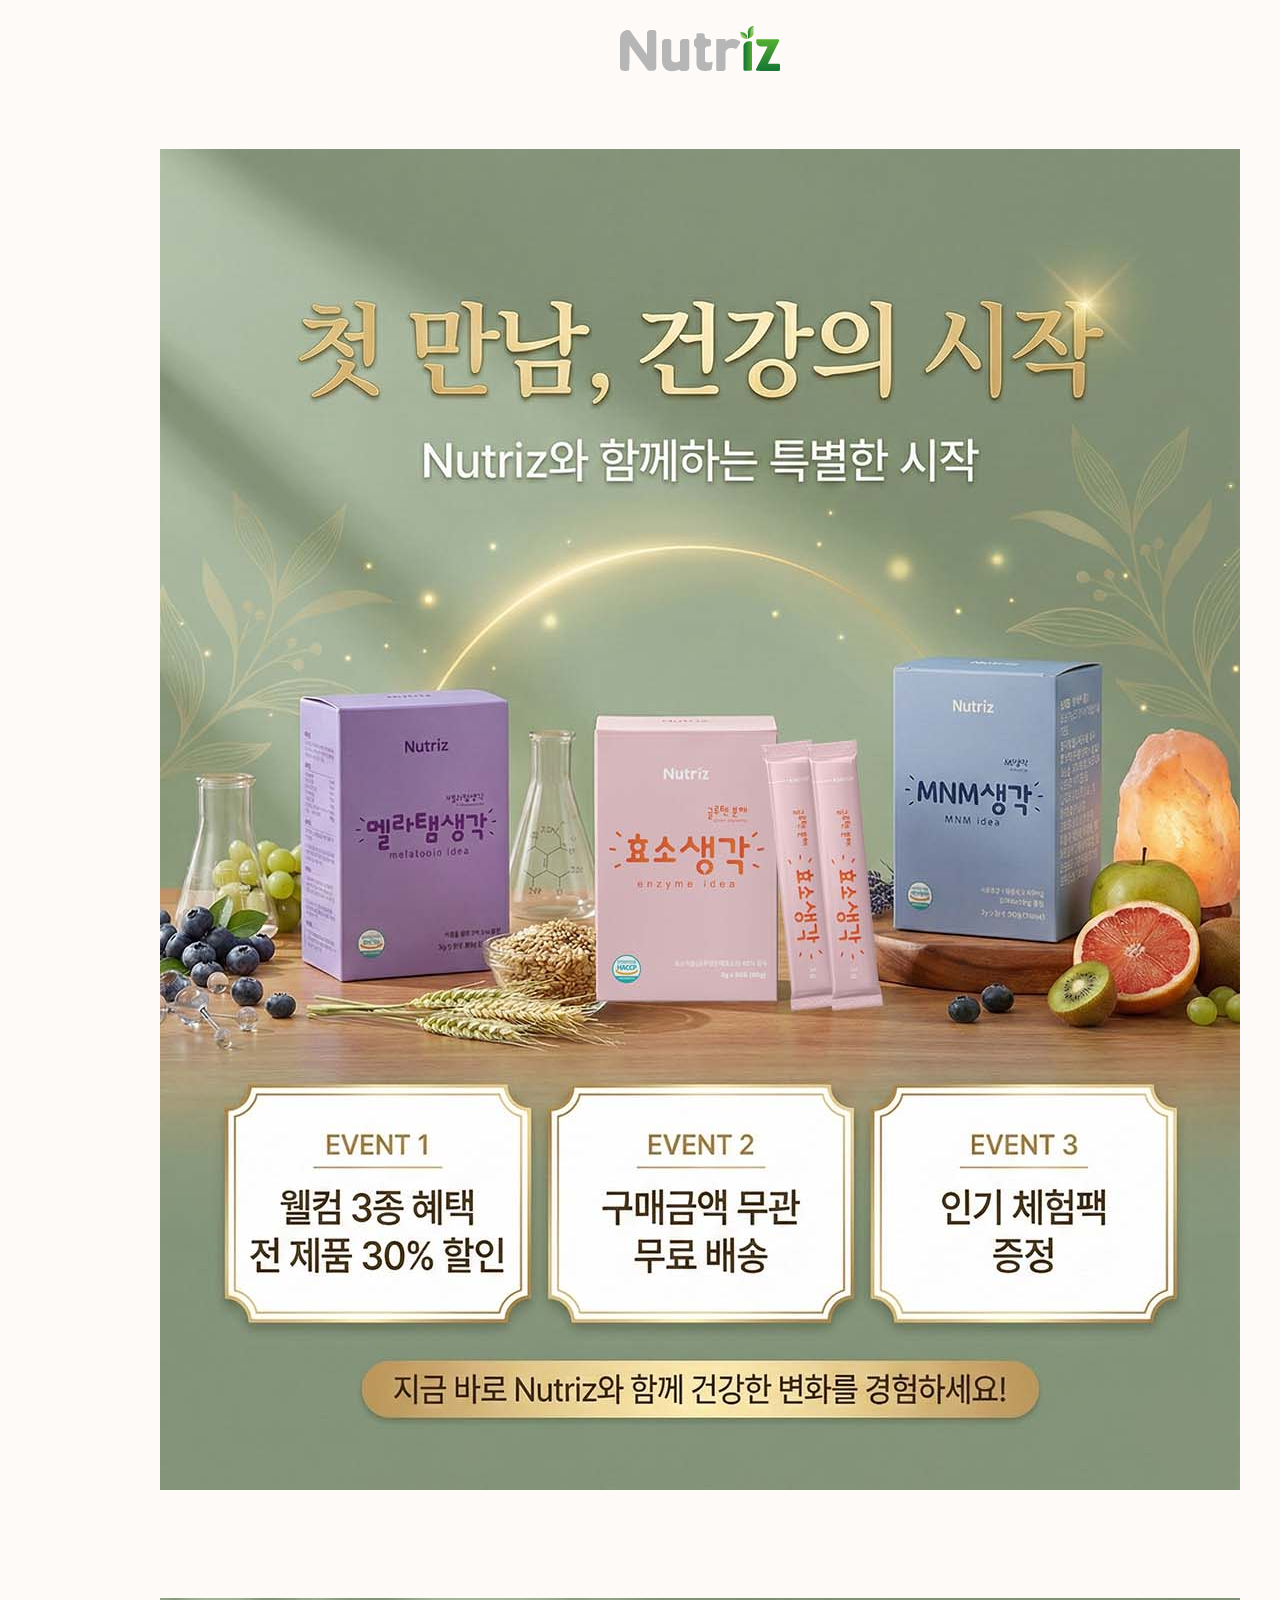
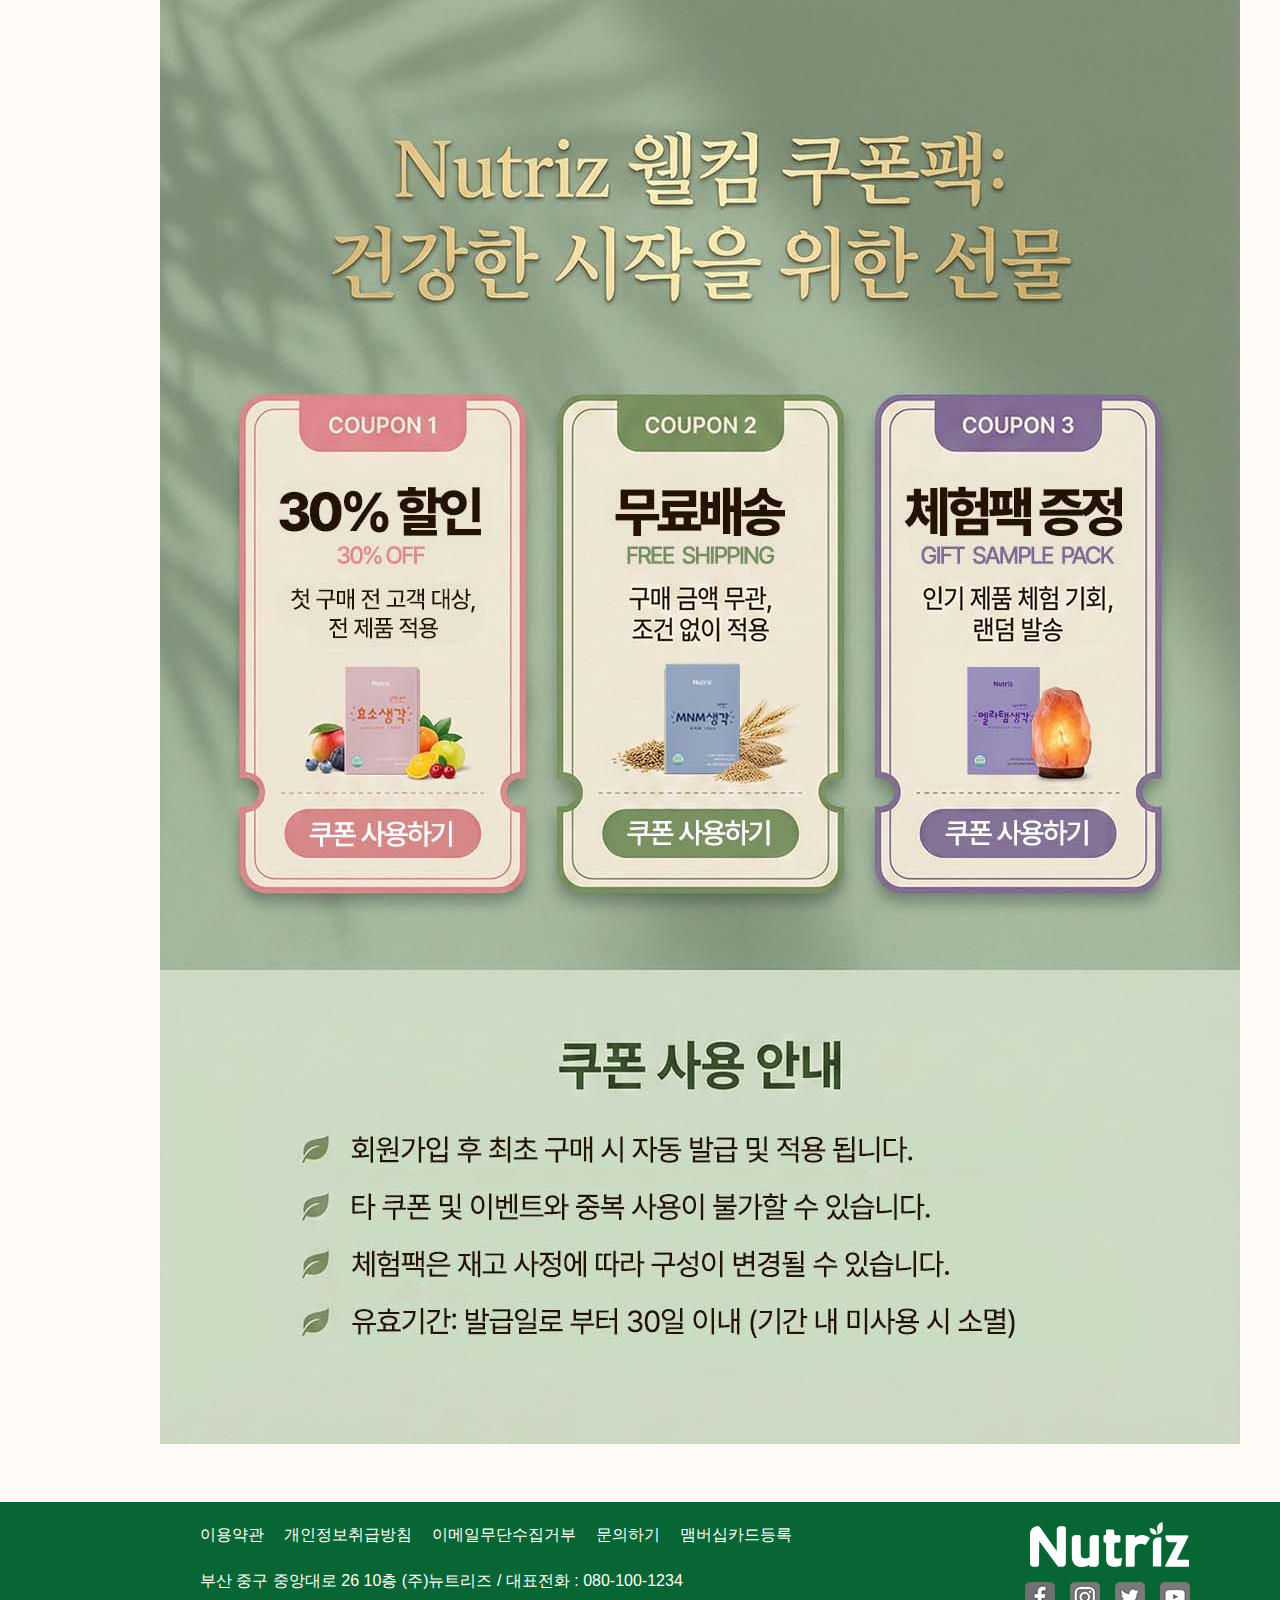
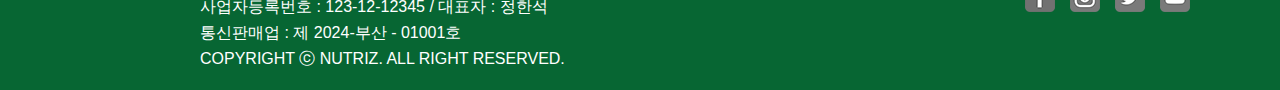
<file: sub/evant_1.html>
<!DOCTYPE html>
<html lang="ko">

<head>
    <meta charset="UTF-8">
    <meta name="viewport" content="width=1400px">
    <title>nutriz 멜라탬 생각</title>
    <link rel="stylesheet" href="../css/style_evant_1.css">
    <link rel="icon" type="image/png" sizes="32x32" href="../sub_images/favicon_2.png">


    <!-- /* 원하는 높이로 스크롤시 아이콘나타나기 */ -->
    <script src="../js/jquery-3.4.1.min.js"></script>
    <script src="../js/script.js"></script>


</head>

<body>


    <div id="wrap_wrap">

        <!-- /* 원하는 높이로 스크롤시 아이콘나타나기 */ -->
        <a href="#" class="top"><img src="../images/top.png" alt="top버튼"></a>




        <!-- 헤더 꾸미기 S -->
        <div id="header_wrap">
            <div class="header">
                <h1 class="logo">
                    <a href="../index.html">
                        <img src="../images/logo.png" alt="로고">
                    </a>
                </h1>
            </div>
        </div>
        <!-- 헤더 꾸미기 E -->


        <!-- 메인배너 / Swiper 꾸미기 S -->
        <!-- <div id="main_banner">
            <div class="swiper mySwiper">
                <div class="swiper-wrapper">
                    <div class="swiper-slide"><img src="../images/mb02.jpg" alt="mb02"></div>
                </div>
            </div>
        </div> -->
        <!-- 메인배너 / Swiper 꾸미기 E -->



        <!-- 상세페이지 S-->
        <div class="container_wrap">
            <div class="container">
                <div class="tab-content">
                    <p><img src="../sub_images/event_1_1.jpg" alt="event_1_1"></p>
                    <p><img src="../sub_images/event_1_2.jpg" alt="event_1_2"></p>


                </div>
            </div>
        </div>



















        <!-- footer S-->
        <div id="footer">
            <div class="footer_wrap">
                <h1 class="footer_logo"><a href="#"><img src="../images/logo_white.png" alt="logo_white"></a></h1>
                <div class="footer_util">
                    <ul class="text1">
                        <li><a href="#">이용약관</a></li>
                        <li><a href="#">개인정보취급방침</a></li>
                        <li><a href="#">이메일무단수집거부</a></li>
                        <li><a href="#">문의하기</a></li>
                        <li><a href="#">맴버십카드등록</a></li>
                    </ul>
                </div>
                <div class="text2">
                    <p>부산 중구 중앙대로 26 10층 (주)뉴트리즈 / 대표전화 : 080-100-1234
                        <br>사업자등록번호 : 123-12-12345 / 대표자 : 정한석
                        <br>통신판매업 : 제 2024-부산 - 01001호
                        <br>COPYRIGHT ⓒ NUTRIZ. ALL RIGHT RESERVED.
                    </p>
                </div>
                <div class="sns_img">
                    <div class="sns_img1"><a href="#"></a></div>
                    <div class="sns_img2"><a href="#"></a></div>
                    <div class="sns_img3"><a href="#"></a></div>
                    <div class="sns_img4"><a href="#"></a></div>
                </div>
            </div>

        </div>
        <!-- footer E-->














    </div>


    <script>
        // 기본 가격 설정
        const productPrice = 38000;
        const quantityInput = document.getElementById('quantity');
        const totalPriceElement = document.getElementById('total-price');

        // 숫자를 '38,000원' 형식으로 변환하는 함수
        function formatPrice(price) {
            return price.toLocaleString() + '원';
        }

        // 수량 변경 함수
        function changeQuantity(change) {
            let currentQuantity = parseInt(quantityInput.value);
            let newQuantity = currentQuantity + change;

            // 수량은 1 미만으로 내려갈 수 없음
            if (newQuantity < 1) return;

            quantityInput.value = newQuantity;
            updateTotalPrice();
        }

        // 총 가격 업데이트 함수
        function updateTotalPrice() {
            let count = parseInt(quantityInput.value);
            let total = productPrice * count;
            totalPriceElement.innerText = formatPrice(total);
        }
    </script>


</body>

</html>
</file>
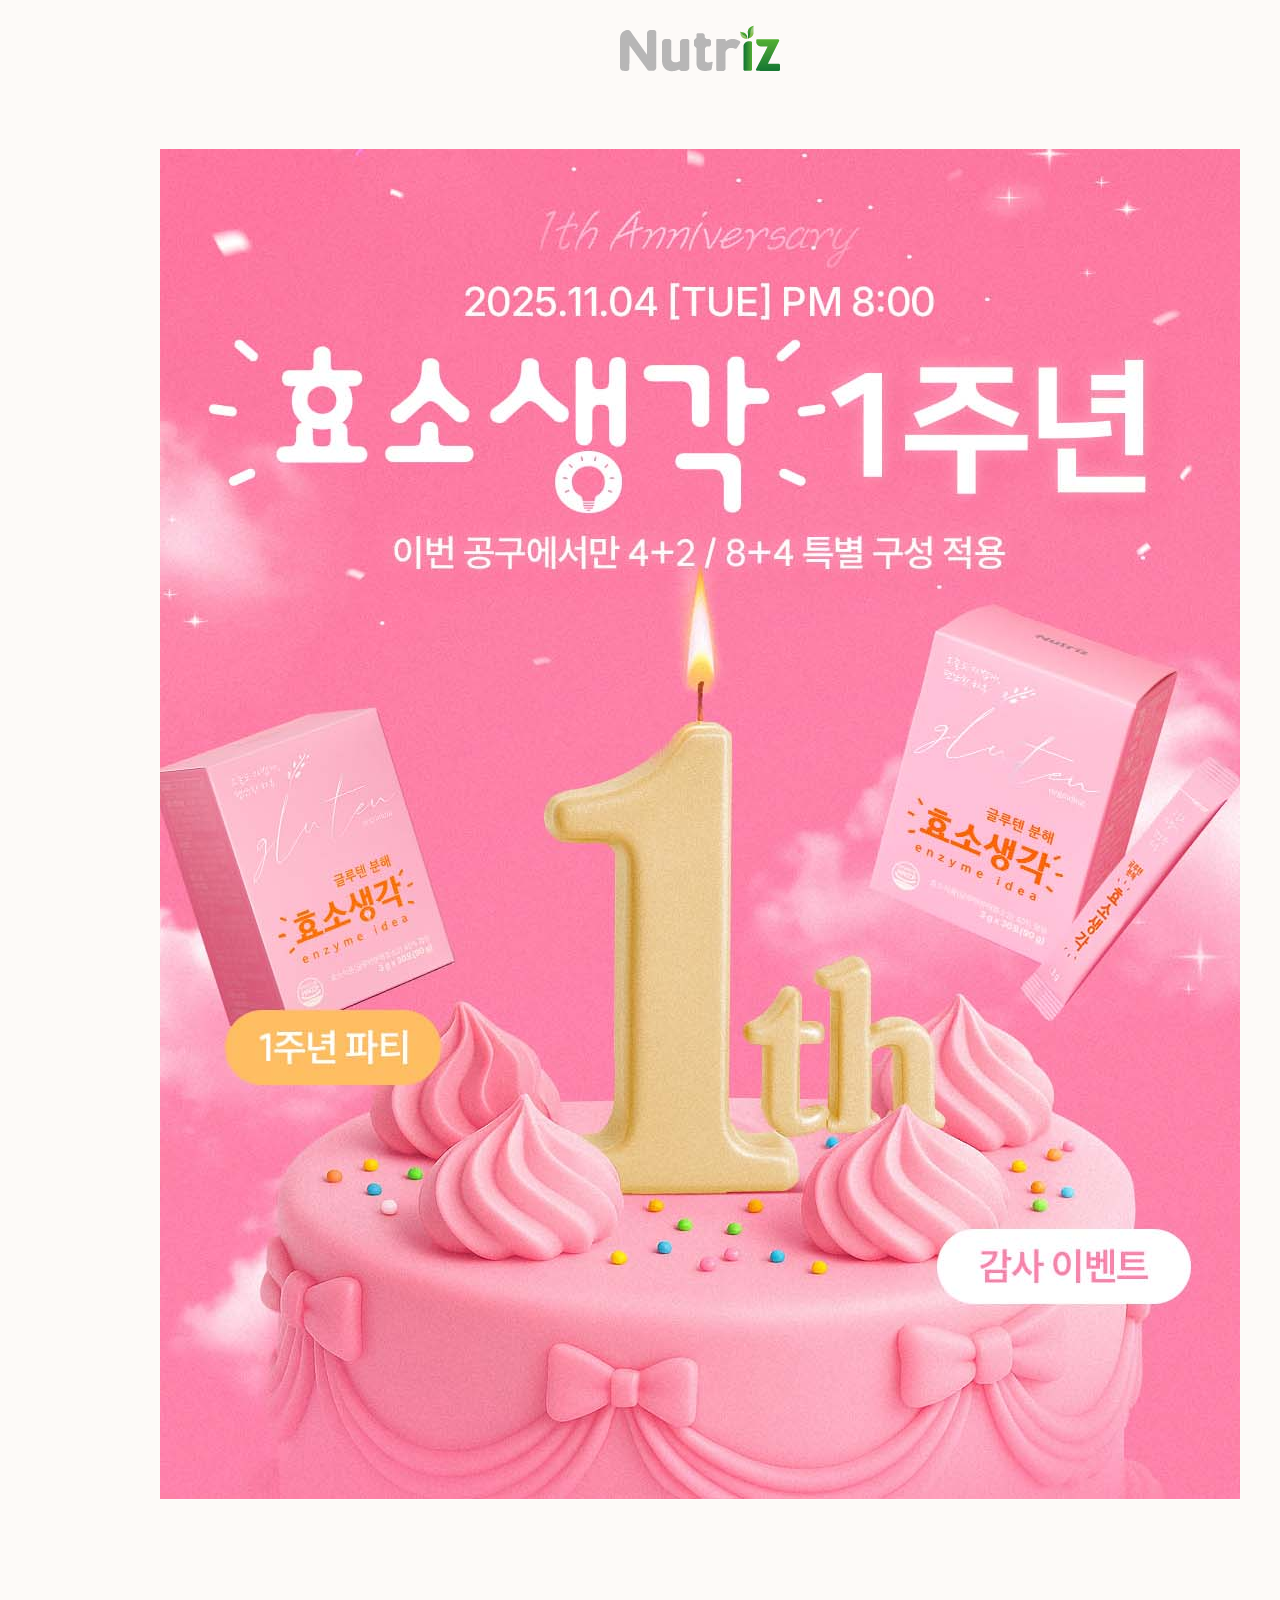
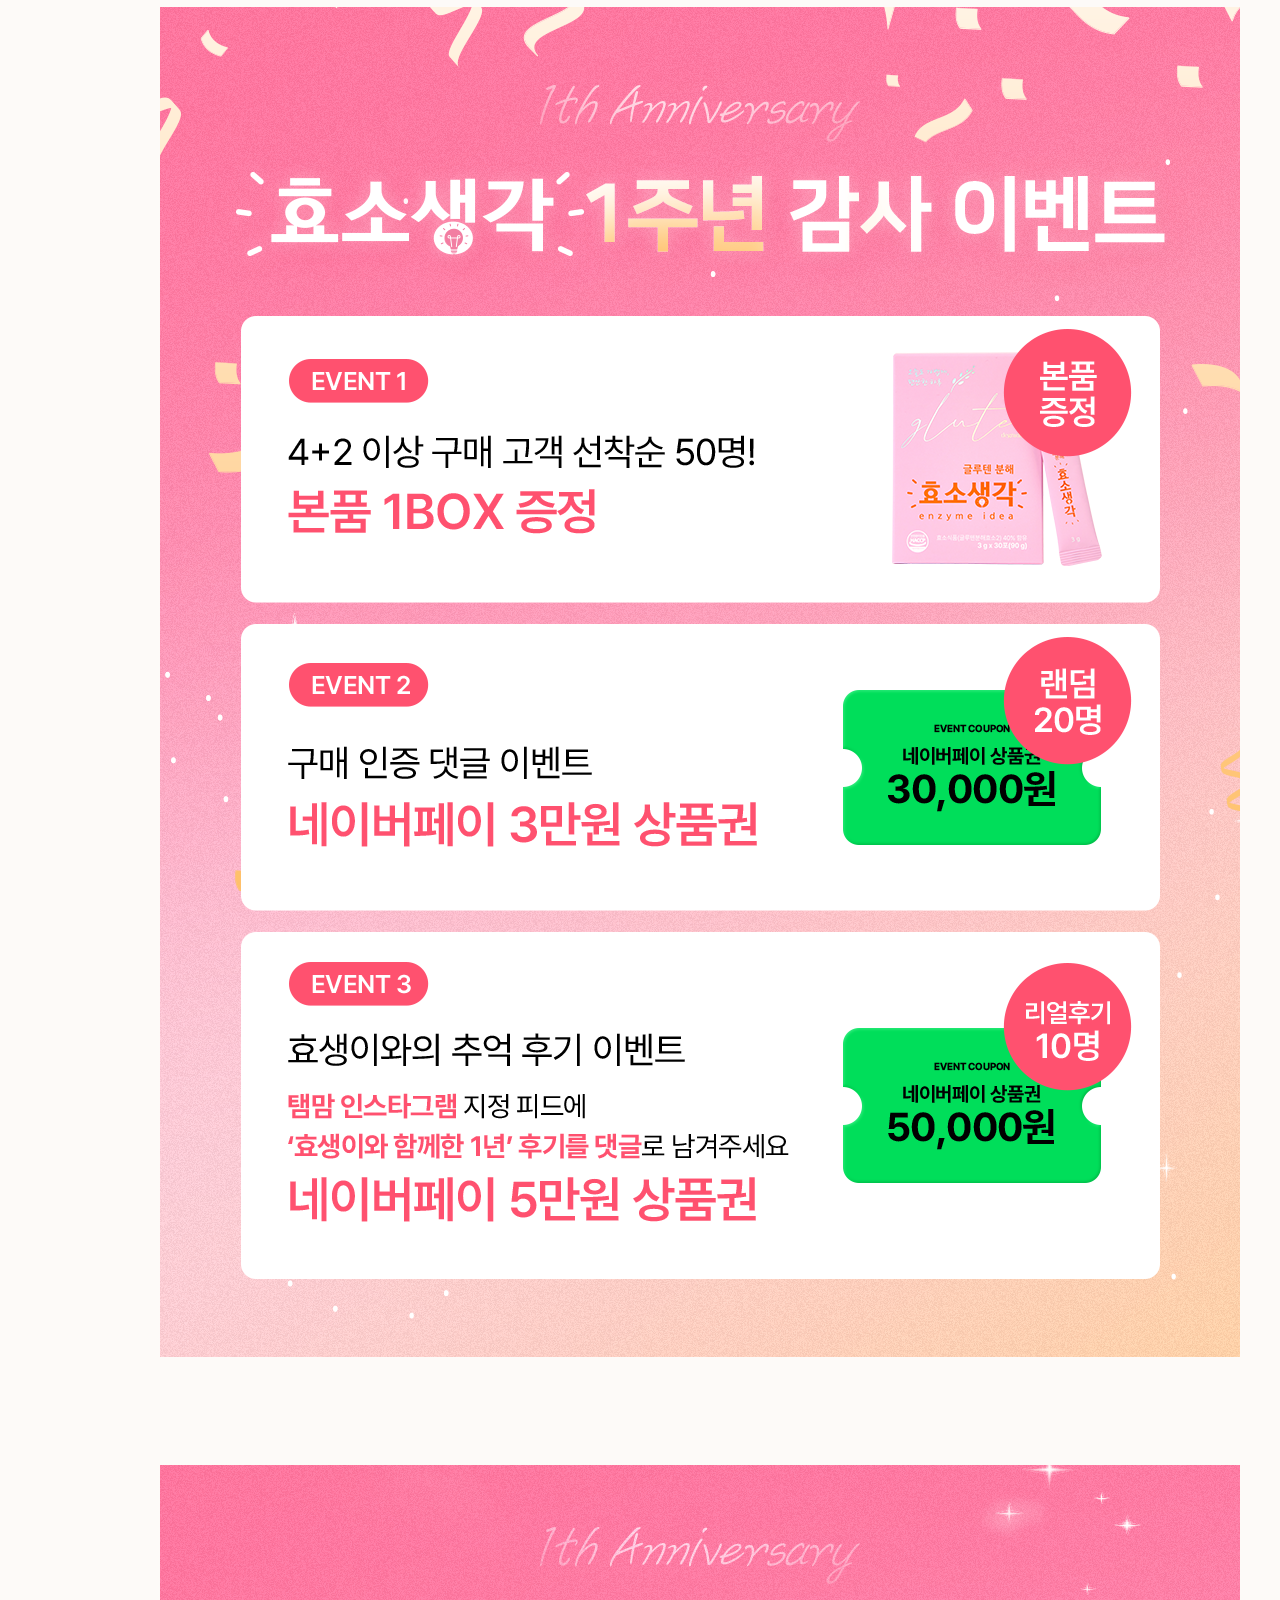
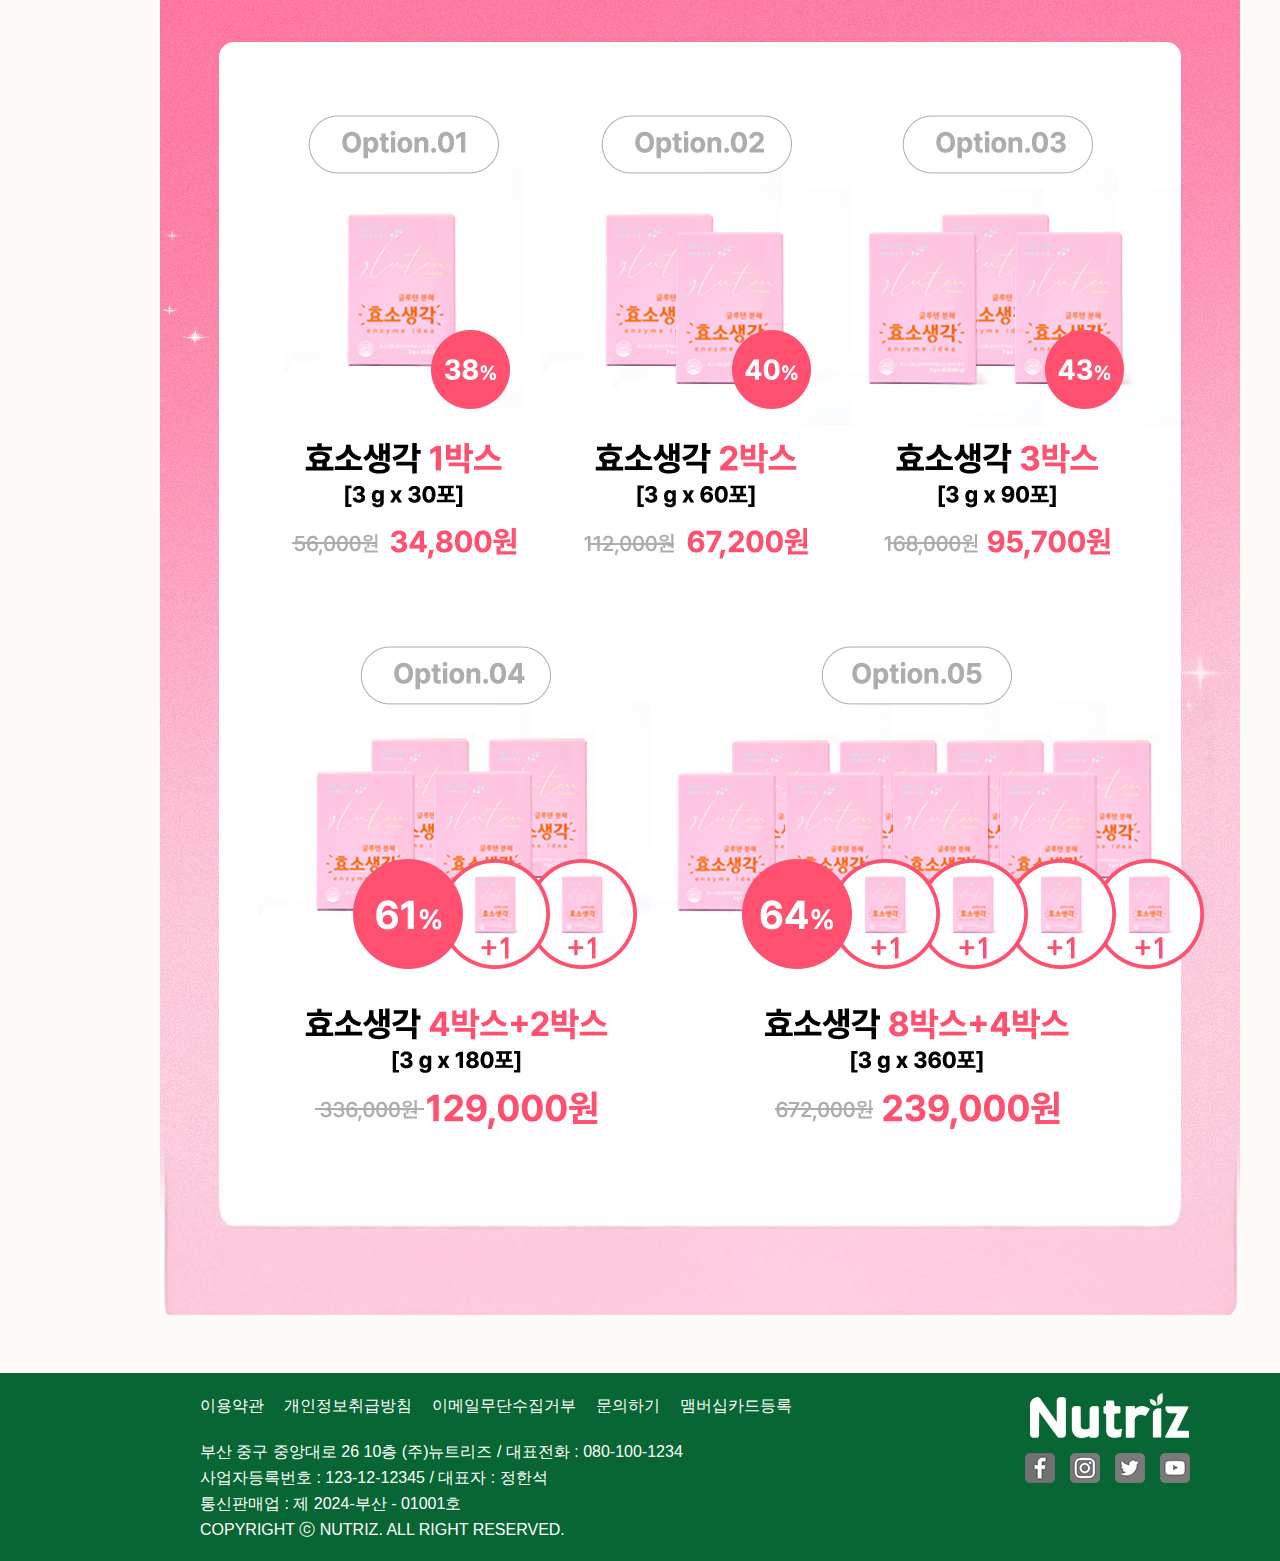
<file: sub/evant_2.html>
<!DOCTYPE html>
<html lang="ko">

<head>
    <meta charset="UTF-8">
    <meta name="viewport" content="width=1400px">
    <title>이벤트</title>
    <link rel="stylesheet" href="../css/style_evant_2.css">
    <link rel="icon" type="image/png" sizes="32x32" href="../images/favicon.png">


    <!-- /* 원하는 높이로 스크롤시 아이콘나타나기 */ -->
    <script src="../js/jquery-3.4.1.min.js"></script>
    <script src="../js/script.js"></script>


</head>

<body>


    <div id="wrap_wrap">

        <!-- /* 원하는 높이로 스크롤시 아이콘나타나기 */ -->
        <a href="#" class="top"><img src="../images/top.png" alt="top버튼"></a>

   


    <!-- 헤더 꾸미기 S -->
    <div id="header_wrap">
        <div class="header">
            <h1 class="logo">
                <a href="../index.html">
                    <img src="../images/logo.png" alt="로고">
                </a>
            </h1>
        </div>
    </div>
    <!-- 헤더 꾸미기 E -->

    <!-- 메인배너 / Swiper 꾸미기 S -->
    <!-- <div id="main_banner">
            <div class="swiper mySwiper">
                <div class="swiper-wrapper">
                    <div class="swiper-slide"><img src="../images/mb02.jpg" alt="mb02"></div>
                </div>
            </div>
        </div> -->
    <!-- 메인배너 / Swiper 꾸미기 E -->


    <!-- 상세페이지 S-->
    <div class="container_wrap">
        <div class="container">
            <div class="tab-content">
                <p><img src="../sub_images/event_2_1.jpg" alt="popup_2"></p>
                <p><img src="../sub_images/event_2_2.png" alt="popup_2"></p>
                <p><img src="../sub_images/event_2_3.png" alt="popup_2"></p>
            </div>
        </div>
    </div>








    <!-- footer S-->
    <div id="footer">
        <div class="footer_wrap">
            <h1 class="footer_logo"><a href="#"><img src="../images/logo_white.png" alt="logo_white"></a></h1>
            <div class="footer_util">
                <ul class="text1">
                    <li><a href="#">이용약관</a></li>
                    <li><a href="#">개인정보취급방침</a></li>
                    <li><a href="#">이메일무단수집거부</a></li>
                    <li><a href="#">문의하기</a></li>
                    <li><a href="#">맴버십카드등록</a></li>
                </ul>
            </div>
            <div class="text2">
                <p>부산 중구 중앙대로 26 10층 (주)뉴트리즈 / 대표전화 : 080-100-1234
                    <br>사업자등록번호 : 123-12-12345 / 대표자 : 정한석
                    <br>통신판매업 : 제 2024-부산 - 01001호
                    <br>COPYRIGHT ⓒ NUTRIZ. ALL RIGHT RESERVED.
                </p>
            </div>
            <div class="sns_img">
                <div class="sns_img1"><a href="#"></a></div>
                <div class="sns_img2"><a href="#"></a></div>
                <div class="sns_img3"><a href="#"></a></div>
                <div class="sns_img4"><a href="#"></a></div>
            </div>
        </div>

    </div>
    <!-- footer E-->


 </div>









    <script>
        // 기본 가격 설정
        const productPrice = 38000;
        const quantityInput = document.getElementById('quantity');
        const totalPriceElement = document.getElementById('total-price');

        // 숫자를 '38,000원' 형식으로 변환하는 함수
        function formatPrice(price) {
            return price.toLocaleString() + '원';
        }

        // 수량 변경 함수
        function changeQuantity(change) {
            let currentQuantity = parseInt(quantityInput.value);
            let newQuantity = currentQuantity + change;

            // 수량은 1 미만으로 내려갈 수 없음
            if (newQuantity < 1) return;

            quantityInput.value = newQuantity;
            updateTotalPrice();
        }

        // 총 가격 업데이트 함수
        function updateTotalPrice() {
            let count = parseInt(quantityInput.value);
            let total = productPrice * count;
            totalPriceElement.innerText = formatPrice(total);
        }
    </script>


</body>

</html>
</file>
<file: css/style_evant_1.css>
* {
  padding: 0;
  margin: 0;
}

ol,
ul {
  list-style: none;
}

a {
  color: inherit;
  text-decoration: none;
}

body {
  font-family: 'Noto Sans', sans-serif;
  font-size: 16px;
  line-height: 26px;
  background-color: #FDFAF8;
}

#wrap_wrap {
  min-width: 1400px;
  overflow: hidden;
}

/* 원하는 높이로 스크롤시 아이콘나타나기 */
.top {
  position: fixed;
  bottom: 50px;
  right: 50px;
  display: none;
  z-index: 99;
}

/* header 꾸미기 */
.header {
  width: 1320px;
  margin: 0 auto;
  display: flex;
  justify-content: center;
}

.logo {
  padding: 25px;
}


/* 상세페이지 */

.tab-content {
  margin: 0 auto;
  width: 1320px;
 
}

.tab-content img {
  padding: 50px 0 50PX 120PX;
text-align: center;
}






/* footer 꾸미기 */
#footer {
  background-color: #076633;
  height: 188px;
  color: white;

}

.footer_wrap {
  width: 1000px;
  margin: 0 auto;
  position: relative;

}

.text1 {
  display: flex;
  padding: 20px 0;
}

.text1 li a {
  padding-right: 20px;
}

.footer_logo {
  position: absolute;
  right: 10px;
  top: 20px;
}

.sns_img {
  position: absolute;
  right: 10px;
  top: 80px;
}

.sns_img img {
  padding-left: 9px;
}

.text1 :hover {
  color: orange;
}

.sns_img {
  display: flex;
  justify-content: center;
  gap: 15px;


}

.sns_img div {
  cursor: pointer;
}

.sns_img1 {
  width: 30px;
  height: 30px;
  background: url(../images/icon_facebook.png) no-repeat center;
  /* 원래 이미지 */
  transition: 0.3s;
}

.sns_img1:hover {
  background: url(../images/icon_facebook_1.png) no-repeat center;
  /* 바뀔 이미지 */
}

.sns_img2 {
  width: 30px;
  height: 30px;
  background: url(../images/icon_instar.png);
  /* 원래 이미지 */
  transition: 0.3s;
}

.sns_img2:hover {
  background: url(../images/icon_instar_1.png) no-repeat center;
  /* 바뀔 이미지 */
}

.sns_img3 {
  width: 30px;
  height: 30px;
  background: url(../images/icon_twitter.png)no-repeat center;
  /* 원래 이미지 */
  transition: 0.3s;
}

.sns_img3:hover {
  background: url(../images/icon_twitter_1.png) no-repeat center;
  /* 바뀔 이미지 */
}

.sns_img4 {
  width: 30px;
  height: 30px;
  background: url(../images/icon_youtube.png) no-repeat center;
  /* 원래 이미지 */
  transition: 0.3s;
}

.sns_img4:hover {
  background: url(../images/icon_youtube_1.png) no-repeat center;
  /* 바뀔 이미지 */
}
</file>
<file: css/style_evant_2.css>
* {
  padding: 0;
  margin: 0;
}

ol,
ul {
  list-style: none;
}

a {
  color: inherit;
  text-decoration: none;
}

body {
  font-family: 'Noto Sans', sans-serif;
  font-size: 16px;
  line-height: 26px;
  background-color: #FDFAF8;
}

#wrap_wrap {
  min-width: 1400px;
  overflow: hidden;
}

/* 원하는 높이로 스크롤시 아이콘나타나기 */
.top {
  position: fixed;
  bottom: 50px;
  right: 50px;
  display: none;
  z-index: 99;

}

/* header 꾸미기 */
.header {
  width: 1320px;
  margin: 0 auto;
  text-align: center;
}

.logo {
  padding: 25px;
}


/* 상세페이지 */

.container_wrap {}

.container {}

.tab-content {
  margin: 0 auto;
  width: 1320px;
 
}

.tab-content img {
  padding: 50px 0 50PX 120PX;
text-align: center;
}





/* footer 꾸미기 */
#footer {
  background-color: #076633;
  height: 188px;
  color: white;

}

.footer_wrap {
  width: 1000px;
  margin: 0 auto;
  position: relative;

}

.text1 {
  display: flex;
  padding: 20px 0;
}

.text1 li a {
  padding-right: 20px;
}

.footer_logo {
  position: absolute;
  right: 10px;
  top: 20px;
}

.sns_img {
  position: absolute;
  right: 10px;
  top: 80px;
}

.sns_img img {
  padding-left: 9px;
}

.text1 :hover {
  color: orange;
}

.sns_img {
  display: flex;
  justify-content: center;
  gap: 15px;


}

.sns_img div {
  cursor: pointer;
}

.sns_img1 {
  width: 30px;
  height: 30px;
  background: url(../images/icon_facebook.png) no-repeat center;
  /* 원래 이미지 */
  transition: 0.3s;
}

.sns_img1:hover {
  background: url(../images/icon_facebook_1.png) no-repeat center;
  /* 바뀔 이미지 */
}

.sns_img2 {
  width: 30px;
  height: 30px;
  background: url(../images/icon_instar.png);
  /* 원래 이미지 */
  transition: 0.3s;
}

.sns_img2:hover {
  background: url(../images/icon_instar_1.png) no-repeat center;
  /* 바뀔 이미지 */
}

.sns_img3 {
  width: 30px;
  height: 30px;
  background: url(../images/icon_twitter.png)no-repeat center;
  /* 원래 이미지 */
  transition: 0.3s;
}

.sns_img3:hover {
  background: url(../images/icon_twitter_1.png) no-repeat center;
  /* 바뀔 이미지 */
}

.sns_img4 {
  width: 30px;
  height: 30px;
  background: url(../images/icon_youtube.png) no-repeat center;
  /* 원래 이미지 */
  transition: 0.3s;
}

.sns_img4:hover {
  background: url(../images/icon_youtube_1.png) no-repeat center;
  /* 바뀔 이미지 */
}
</file>
